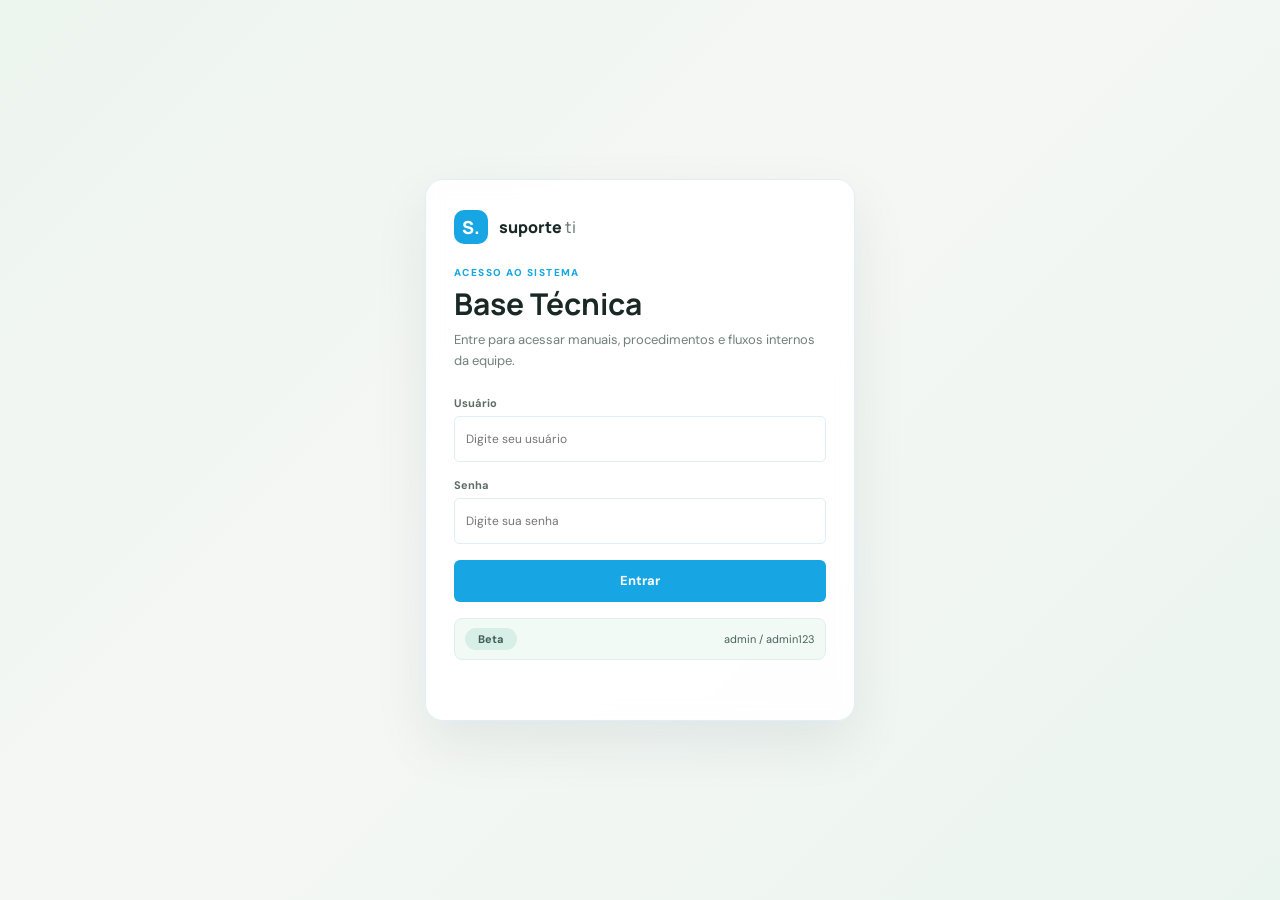
<file: index.html>
<!DOCTYPE html>
<html lang="pt-BR">
<head>
  <meta charset="UTF-8">
  <meta http-equiv="refresh" content="0; url=home.html">
  <title>Suporte TI</title>
</head>
<body>
  <p>
    Abrindo o site...
    <a href="home.html">Clique aqui</a>
  </p>
</body>
</html>
</file>
<file: styles.css>
/* Tema visual e paleta de cores da base de conhecimento. */
    :root {
      color-scheme: light;
      --ink: #192824;
      --muted: #71807a;
      --line: #dfeef7;
      --paper: #f5f9fc;
      --white: #fff;
      --green: #17a6e3;
      --green-dark: #0d86b8;
      --mint: #eaf9ff;
      --lime: #9fe2ff;
      --coral: #ec765c;
      --blue: #17a6e3;
      --shadow: 0 18px 50px rgba(14, 118, 167, .12);
      font-family: "DM Sans", sans-serif;
    }

    * { box-sizing: border-box; }
    body { margin: 0; min-width: 320px; color: var(--ink); background: var(--paper); }
    button, input, select, textarea { font: inherit; }
    button { color: inherit; }
    .hidden { display: none !important; }

    .login-screen {
      min-height: 100vh;
      display: grid;
      place-items: center;
      padding: 24px;
      background: linear-gradient(135deg, #edf5ef 0%, #f5f7f5 45%, #ebf5f0 100%);
    }

    .login-panel {
      width: min(100%, 430px);
      padding: 30px 28px 26px;
      border: 1px solid var(--line);
      border-radius: 18px;
      background: rgba(255, 255, 255, 0.9);
      box-shadow: 0 22px 55px rgba(17, 39, 34, 0.08);
      backdrop-filter: blur(8px);
    }

    .login-brand { display: flex; align-items: center; gap: 11px; margin-bottom: 22px; }
    .login-copy { margin-bottom: 24px; }
    .login-kicker {
      margin: 0 0 8px;
      color: var(--green);
      font-size: 10px;
      font-weight: 800;
      letter-spacing: 1.4px;
      text-transform: uppercase;
    }
    .login-copy h1 {
      margin: 0 0 8px;
      font: 700 30px/1.15 Manrope, sans-serif;
    }
    .login-copy p:last-child {
      margin: 0;
      color: var(--muted);
      font-size: 13px;
      line-height: 1.6;
    }
    .login-form { display: grid; gap: 16px; }
    .field { display: grid; gap: 7px; }
    .field span {
      color: #5e6c65;
      font-size: 11px;
      font-weight: 700;
    }
    .field input {
      width: 100%;
      min-height: 46px;
      border: 1px solid var(--line);
      border-radius: 10px;
      padding: 0 14px;
      background: white;
      color: var(--ink);
      font-size: 14px;
      outline: none;
      transition: border-color .15s, box-shadow .15s;
    }
    .field input:focus {
      border-color: #83b9a6;
      box-shadow: 0 0 0 3px rgba(8, 116, 94, .08);
    }
    .login-button {
      min-height: 46px;
      border-radius: 10px;
      font-size: 14px;
      width: 100%;
    }
    .beta-box {
      display: flex;
      align-items: center;
      justify-content: space-between;
      gap: 10px;
      padding: 9px 10px;
      border: 1px solid #e2eee8;
      border-radius: 8px;
      background: #f2faf6;
      color: #3e5d53;
      font-size: 11px;
    }
    .beta-box span {
      display: inline-flex;
      align-items: center;
      justify-content: center;
      min-width: 52px;
      padding: 4px 7px;
      border-radius: 999px;
      background: #d7efe7;
      font-weight: 700;
    }
    .beta-box small {
      font-size: 11px;
      color: #4a615b;
    }
    .login-error {
      min-height: 18px;
      margin: 0;
      color: #b55141;
      font-size: 12px;
      font-weight: 600;
    }

    .app-shell { min-height: 100vh; }
    .topbar { height: 72px; padding: 0 5.1%; background: var(--white); border-bottom: 1px solid var(--line); display: flex; align-items: center; justify-content: space-between; gap: 24px; }
    .brand { display: flex; align-items: center; gap: 11px; text-decoration: none; color: inherit; }
    .brand-mark { width: 34px; height: 34px; display: grid; place-items: center; border-radius: 10px; color: white; background: var(--green); font: 800 18px Manrope, sans-serif; }
    .brand-name { font: 800 16px Manrope, sans-serif; letter-spacing: 0; }
    .brand-name span { font-weight: 500; color: var(--muted); }
    .topbar-right { display: flex; align-items: center; gap: 19px; }
    .workspace-label { color: var(--muted); font-size: 13px; }
    .user-chip { display: flex; align-items: center; gap: 9px; font-size: 13px; font-weight: 600; }
    .avatar { width: 32px; height: 32px; border-radius: 50%; display: grid; place-items: center; color: #0a5274; background: var(--lime); font-size: 11px; font-weight: 700; }
    .logout-button {
      min-height: 36px;
      padding: 0 14px;
      border-radius: 8px;
      font-size: 12px;
      font-weight: 700;
    }

    .page-wrap { max-width: 1440px; margin: 0 auto; padding: 34px 5.1% 58px; }
    .crumb { color: var(--muted); font-size: 12px; margin-bottom: 23px; }
    .crumb span { color: #a3ada7; padding: 0 8px; }
    .intro { display: flex; align-items: flex-end; justify-content: space-between; gap: 26px; margin-bottom: 27px; }
    .eyebrow { color: var(--green); text-transform: uppercase; letter-spacing: 1.5px; font-size: 10px; font-weight: 700; margin-bottom: 9px; }
    h1 { font: 700 34px/1.12 Manrope, sans-serif; letter-spacing: 0; margin: 0 0 8px; }
    .intro p { max-width: 560px; color: var(--muted); font-size: 14px; line-height: 1.55; margin: 0; }
    .button-primary { display: inline-flex; align-items: center; justify-content: center; gap: 9px; min-height: 42px; border: 0; border-radius: 6px; padding: 0 16px; color: white; background: var(--green); font-size: 13px; font-weight: 700; cursor: pointer; transition: background .18s, transform .18s; white-space: nowrap; }
    .button-primary:hover { background: var(--green-dark); transform: translateY(-1px); }
    .button-primary svg { width: 16px; height: 16px; }

    /* Barra de busca, ordenação e filtros principais da interface. */
    .search-row { display: flex; align-items: center; gap: 12px; margin-bottom: 23px; }
    .search-box { height: 48px; display: flex; align-items: center; gap: 11px; flex: 1; max-width: 680px; padding: 0 15px; background: white; border: 1px solid var(--line); border-radius: 6px; transition: border .2s, box-shadow .2s; }
    .search-box:focus-within { border-color: #83b9a6; box-shadow: 0 0 0 3px rgba(8, 116, 94, .09); }
    .search-box svg { width: 18px; height: 18px; flex: 0 0 auto; color: #86938d; }
    .search-box input { border: 0; outline: 0; width: 100%; color: var(--ink); background: transparent; font-size: 13px; }
    .search-box input::placeholder { color: #9ba59f; }
    .search-hint { color: #9ba59f; border: 1px solid var(--line); border-radius: 4px; padding: 3px 6px; font: 11px Manrope, sans-serif; }
    .sort-select { height: 42px; margin-left: auto; padding: 0 32px 0 12px; border: 1px solid var(--line); border-radius: 6px; color: #52615b; background-color: white; font-size: 12px; cursor: pointer; }

    /* Layout principal: sidebar fixa à esquerda e área de conteúdo à direita. */
    .dashboard { display: grid; grid-template-columns: 218px minmax(0, 1fr); gap: 28px; align-items: start; }
    .sidebar { padding-top: 2px; }
    .side-label { color: #9aa49e; text-transform: uppercase; letter-spacing: 1.2px; font-size: 10px; font-weight: 700; margin: 0 0 10px 10px; }
    .side-nav { display: grid; gap: 3px; margin-bottom: 27px; }
    .nav-item { width: 100%; min-height: 39px; display: flex; align-items: center; gap: 10px; border: 0; border-radius: 5px; padding: 0 10px; color: #596760; background: transparent; text-align: left; font-size: 12px; cursor: pointer; transition: background .15s, color .15s; }
    .nav-item:hover { background: #e9eeeb; }
    .nav-item.active { color: var(--green-dark); background: var(--mint); font-weight: 700; }
    .nav-icon { width: 17px; height: 17px; display: grid; place-items: center; color: #7c8983; }
    .nav-item.active .nav-icon { color: var(--green); }
    .nav-icon svg { width: 16px; height: 16px; }
    .nav-count { margin-left: auto; color: #89958e; font-size: 11px; }
    .sidebar-note { margin-top: 30px; padding: 14px 13px; border-left: 2px solid var(--lime); background: #eaf0f1; }
    .sidebar-note strong { display: block; font-size: 11px; margin-bottom: 6px; }
    .sidebar-note p { color: #77847c; font-size: 10px; line-height: 1.55; margin: 0; }

    .content { min-width: 0; }
    /* Card destacado e lista de documentos com layout em grade. */
    .featured { position: relative; min-height: 172px; display: grid; grid-template-columns: minmax(0, 1fr) 190px; overflow: hidden; margin-bottom: 23px; border-radius: 7px; color: white; background: #124d40; }
    .featured-copy { position: relative; z-index: 1; padding: 22px 26px; }
    .featured-label { display: inline-flex; align-items: center; gap: 7px; color: #d7ef91; text-transform: uppercase; letter-spacing: 1.1px; font-size: 9px; font-weight: 700; margin-bottom: 11px; }
    .featured-label svg { width: 13px; height: 13px; }
    .featured h2 { max-width: 540px; font: 700 20px/1.28 Manrope, sans-serif; margin: 0 0 7px; letter-spacing: 0; }
    .featured p { max-width: 570px; margin: 0 0 15px; color: #c6ddd3; font-size: 11px; line-height: 1.5; }
    .featured-link { display: inline-flex; align-items: center; gap: 6px; padding: 0; border: 0; color: #e0f49e; background: none; font-size: 11px; font-weight: 700; cursor: pointer; }
    .featured-link svg { width: 14px; height: 14px; transition: transform .2s; }
    .featured-link:hover svg { transform: translateX(3px); }
    .featured-art { position: relative; display: grid; place-items: center; overflow: hidden; }
    .featured-art::before, .featured-art::after { position: absolute; content: ""; border: 1px solid rgba(217, 238, 136, .3); border-radius: 50%; }
    .featured-art::before { width: 172px; height: 172px; }
    .featured-art::after { width: 122px; height: 122px; }
    .featured-art svg { position: relative; z-index: 1; width: 45px; height: 45px; color: var(--lime); stroke-width: 1.3; }
    .art-dot { position: absolute; z-index: 2; width: 10px; height: 10px; border-radius: 50%; background: var(--coral); box-shadow: 0 0 0 5px rgba(236, 118, 92, .14); }
    .art-dot.one { top: 29px; right: 44px; }
    .art-dot.two { bottom: 31px; left: 25px; width: 6px; height: 6px; background: var(--lime); }

    .section-head { display: flex; align-items: center; justify-content: space-between; gap: 15px; margin: 0 0 12px; }
    .section-head h2 { font: 700 15px Manrope, sans-serif; margin: 0; letter-spacing: 0; }
    .result-count { color: var(--muted); font-size: 11px; }
    .doc-list { display: grid; gap: 8px; }
    .doc-card { min-height: 86px; display: grid; grid-template-columns: 40px minmax(0, 1fr) auto; align-items: center; gap: 14px; padding: 13px 15px; border: 1px solid var(--line); border-radius: 6px; background: white; transition: border-color .18s, box-shadow .18s, transform .18s; animation: rise .32s both; }
    .doc-card:hover { border-color: #c7d8cf; box-shadow: 0 5px 17px rgba(25, 40, 36, .045); transform: translateY(-1px); }
    @keyframes rise { from { opacity: 0; transform: translateY(6px); } to { opacity: 1; transform: translateY(0); } }
    .doc-type-icon { width: 38px; height: 42px; display: grid; place-items: center; border-radius: 5px; color: var(--green); background: #e9f3ee; }
    .doc-type-icon svg { width: 19px; height: 19px; }
    .doc-main { min-width: 0; }
    .doc-title-row { display: flex; align-items: center; gap: 8px; min-width: 0; }
    .doc-title { overflow: hidden; padding: 0; border: 0; color: var(--ink); background: none; font-size: 13px; font-weight: 700; text-overflow: ellipsis; white-space: nowrap; text-align: left; cursor: pointer; }
    .doc-title:hover { color: var(--green); }
    .new-badge { flex: 0 0 auto; border-radius: 3px; padding: 2px 5px; color: #9a4e37; background: #fff0e9; text-transform: uppercase; letter-spacing: .5px; font-size: 8px; font-weight: 700; }
    .doc-description { overflow: hidden; margin: 5px 0 8px; color: #7b8881; font-size: 11px; text-overflow: ellipsis; white-space: nowrap; }
    .doc-meta { display: flex; align-items: center; flex-wrap: wrap; gap: 10px; color: #97a19b; font-size: 10px; }
    .category-tag { color: var(--green); font-weight: 600; }
    .doc-actions { display: flex; align-items: center; gap: 5px; }
    .icon-button { width: 34px; height: 34px; display: grid; place-items: center; border: 0; border-radius: 5px; color: #89958e; background: transparent; cursor: pointer; }
    .icon-button:hover { color: var(--green); background: #f0f5f2; }
    .icon-button svg { width: 17px; height: 17px; }
    .icon-button.is-favorite { color: #d56c4f; }
    .empty-state { padding: 44px 20px; border: 1px dashed #d5ded8; border-radius: 6px; color: var(--muted); text-align: center; }
    .empty-state strong { display: block; color: var(--ink); font-size: 13px; margin-bottom: 5px; }
    .empty-state p { margin: 0; font-size: 12px; }
    .footer-line { margin-top: 24px; padding-top: 14px; border-top: 1px solid var(--line); color: #98a39d; font-size: 10px; }
    .site-footer {
      display: flex;
      align-items: center;
      justify-content: center;
      gap: 20px;
      padding: 26px 20px 32px;
      background: linear-gradient(180deg, #f9fbfd 0%, #edf8ff 100%);
      border-top: 1px solid var(--line);
      color: #3d5d6c;
      text-align: left;
    }
    .footer-brand {
      display: flex;
      align-items: center;
      justify-content: center;
      min-width: 120px;
    }
    .footer-logo {
      width: 525px;
      height: auto;
      display: block;
      filter: drop-shadow(0 8px 20px rgba(23, 166, 227, 0.12));
    }
    .footer-info {
      display: grid;
      gap: 3px;
      font-size: 12px;
      line-height: 1.5;
    }
    .footer-info p {
      margin: 0;
    }

    /* Modais de visualização, formulário e confirmação de exclusão. */
    dialog { width: min(620px, calc(100% - 30px)); max-height: min(84vh, 760px); padding: 0; border: 0; border-radius: 8px; color: var(--ink); background: white; box-shadow: var(--shadow); }
    dialog::backdrop { background: rgba(16, 31, 26, .48); backdrop-filter: blur(2px); }
    .dialog-head { display: flex; align-items: flex-start; justify-content: space-between; gap: 18px; padding: 22px 24px 17px; border-bottom: 1px solid var(--line); }
    .dialog-kicker { color: var(--green); text-transform: uppercase; letter-spacing: 1px; font-size: 9px; font-weight: 700; margin-bottom: 8px; }
    .dialog-head h2 { font: 700 20px/1.3 Manrope, sans-serif; margin: 0; }
    .dialog-close { width: 32px; height: 32px; flex: 0 0 auto; display: grid; place-items: center; border: 0; border-radius: 5px; color: #76847d; background: #f2f5f3; font-size: 20px; cursor: pointer; }
    .dialog-content { padding: 20px 24px 24px; overflow-y: auto; }
    .detail-summary { color: #68766f; font-size: 13px; line-height: 1.65; margin: 0 0 20px; }
    .detail-meta { display: flex; gap: 15px; padding-bottom: 17px; border-bottom: 1px solid var(--line); color: #8b9790; font-size: 10px; }
    .detail-content h3 { font: 700 12px Manrope, sans-serif; margin: 19px 0 10px; }
    .detail-content ol, .detail-content ul { padding-left: 20px; color: #53615a; font-size: 12px; line-height: 1.75; }
    .detail-content li { padding-left: 3px; margin-bottom: 6px; }
    .detail-callout { margin-top: 18px; padding: 12px 14px; border-left: 3px solid var(--coral); color: #765143; background: #fff3ed; font-size: 11px; line-height: 1.55; }
    .detail-actions { display: flex; justify-content: flex-end; gap: 9px; padding: 0 24px 22px; }
    .delete-copy { margin: 0; color: #68766f; font-size: 13px; line-height: 1.6; }
    .flowchart { margin: 12px 0 20px; padding: 16px; border: 1px solid var(--line); border-radius: 6px; background: #f6f8f6; }
    .flow-node { width: min(100%, 390px); margin: 0 auto; padding: 10px 12px; border: 1px solid #d8e3dc; border-radius: 5px; color: #34463e; background: white; font-size: 11px; line-height: 1.45; text-align: center; }
    .flow-node.start { color: var(--green-dark); font-weight: 700; background: var(--mint); }
    .flow-node.alert { border-color: #f0c3b4; color: #8b4a37; background: #fff3ed; }
    .flow-link { width: 1px; height: 15px; margin: 0 auto; background: #a7b9ae; }
    .flow-decision { width: min(100%, 390px); margin: 0 auto; padding: 9px 12px; border: 1px dashed #9db8a9; border-radius: 5px; background: #edf4ef; text-align: center; }
    .flow-decision span, .flow-branch-label { display: block; margin-bottom: 4px; color: var(--green); text-transform: uppercase; letter-spacing: .8px; font-size: 8px; font-weight: 700; }
    .flow-decision strong { font-size: 11px; line-height: 1.4; }
    .flow-branches { display: grid; grid-template-columns: repeat(2, minmax(0, 1fr)); gap: 10px; max-width: 520px; margin: 0 auto; }
    .flow-branch { display: grid; align-content: start; justify-items: center; padding-top: 9px; border-top: 1px solid #cad8cf; }
    .flow-branch .flow-node, .flow-branch .flow-decision { width: 100%; }
    .form-grid { display: grid; grid-template-columns: 1fr 1fr; gap: 15px; }
    .field { display: grid; gap: 6px; }
    .field.full { grid-column: 1 / -1; }
    .field label { color: #5e6c65; font-size: 11px; font-weight: 700; }
    .field input, .field select, .field textarea { width: 100%; border: 1px solid var(--line); border-radius: 5px; padding: 10px 11px; color: var(--ink); background: white; outline: 0; font-size: 12px; }
    .field input:focus, .field select:focus, .field textarea:focus { border-color: #83b9a6; box-shadow: 0 0 0 3px rgba(8, 116, 94, .08); }
    .field textarea { min-height: 94px; resize: vertical; line-height: 1.5; }
    .image-upload-field small { color: #859189; font-size: 10px; }
    .image-upload-preview { max-width: 100%; padding: 8px; border: 1px solid var(--line); border-radius: 5px; background: #f7f9f7; }
    .image-upload-preview img { display: block; max-width: 100%; max-height: 180px; margin: 0 auto; object-fit: contain; }
    .remove-image-button { justify-self: start; }
    .detail-image { display: block; width: 100%; max-height: 360px; margin: 0 0 20px; border-radius: 5px; object-fit: contain; background: #f7f9f7; }
    .form-actions { display: flex; justify-content: flex-end; gap: 9px; margin-top: 18px; }
    .button-secondary { min-height: 39px; padding: 0 14px; border: 1px solid var(--line); border-radius: 5px; color: #596760; background: white; font-size: 12px; font-weight: 600; cursor: pointer; }
    .button-danger { min-height: 39px; padding: 0 14px; border: 1px solid #d87058; border-radius: 5px; color: white; background: #d87058; font-size: 12px; font-weight: 700; cursor: pointer; }
    .button-danger:hover { border-color: #b8533d; background: #b8533d; }
    .toast { position: fixed; right: 24px; bottom: 24px; z-index: 5; padding: 12px 16px; border-radius: 5px; color: white; background: #173e33; box-shadow: var(--shadow); font-size: 12px; opacity: 0; transform: translateY(10px); pointer-events: none; transition: .22s; }
    .toast.show { opacity: 1; transform: translateY(0); }

    /* Ajustes responsivos para telas menores. */
    @media (max-width: 780px) {
      .topbar { height: 62px; padding: 0 20px; }
      .workspace-label { display: none; }
      .page-wrap { padding: 25px 20px 40px; }
      .intro { align-items: flex-start; flex-direction: column; gap: 16px; }
      h1 { font-size: 29px; }
      .dashboard { grid-template-columns: 1fr; gap: 16px; }
      .sidebar { display: flex; overflow-x: auto; padding-bottom: 3px; }
      .side-label, .sidebar-note { display: none; }
      .side-nav { display: flex; gap: 6px; margin: 0; }
      .nav-item { width: auto; flex: 0 0 auto; padding: 0 11px; }
      .nav-count { display: none; }
      .featured { grid-template-columns: minmax(0, 1fr) 120px; }
      .featured-copy { padding: 20px; }
      .featured-art::before { width: 125px; height: 125px; }
      .featured-art::after { width: 86px; height: 86px; }
      .sort-select { max-width: 130px; }
    }
    @media (max-width: 520px) {
      .brand-name { font-size: 14px; }
      .topbar-right { gap: 0; }
      .user-chip > span:last-child { display: none; }
      .page-wrap { padding: 20px 15px 34px; }
      .crumb { margin-bottom: 18px; }
      h1 { font-size: 26px; }
      .intro p { font-size: 13px; }
      .search-row { flex-wrap: wrap; gap: 8px; }
      .search-box { flex-basis: 100%; max-width: none; }
      .sort-select { margin-left: auto; }
      .featured { min-height: 184px; grid-template-columns: minmax(0, 1fr) 76px; }
      .featured-copy { padding: 18px 16px; }
      .featured h2 { font-size: 17px; }
      .featured p { font-size: 10px; }
      .featured-art svg { width: 34px; height: 34px; }
      .featured-art::before { width: 100px; height: 100px; }
      .featured-art::after { width: 72px; height: 72px; }
      .doc-card { grid-template-columns: 34px minmax(0, 1fr) 32px; gap: 9px; padding: 11px 9px; }
      .doc-type-icon { width: 33px; height: 38px; }
      .doc-title { font-size: 12px; }
      .doc-description { font-size: 10px; }
      .doc-meta { gap: 7px; font-size: 9px; }
      .doc-actions .open-action { display: none; }
      .icon-button { width: 30px; height: 32px; }
      .form-grid { grid-template-columns: 1fr; }
      .field.full { grid-column: auto; }
      .dialog-head { padding: 18px 18px 14px; }
      .dialog-content { padding: 17px 18px 20px; }
      .detail-actions { padding: 0 18px 18px; }
      .flowchart { padding: 11px; }
      .flow-branches { gap: 7px; }
      .flow-branch .flow-node { padding: 8px 6px; font-size: 10px; }
    }
    @media (prefers-reduced-motion: reduce) { *, *::before, *::after { scroll-behavior: auto !important; animation-duration: .01ms !important; transition-duration: .01ms !important; } }
</file>
